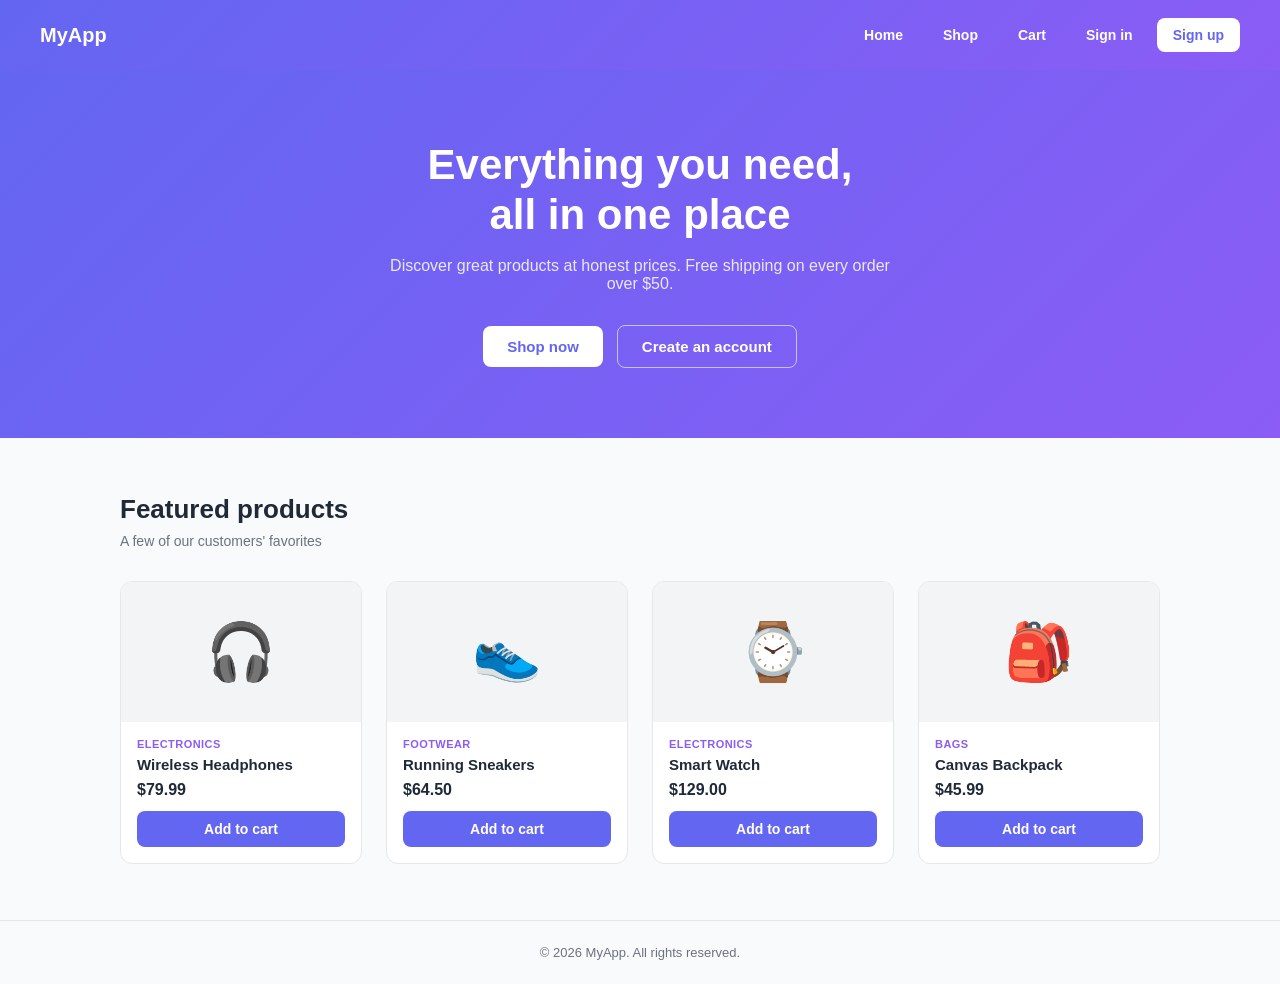
<file: index.html>
<!DOCTYPE html>
<html lang="en">
<head>
<meta charset="UTF-8">
<meta name="viewport" content="width=device-width, initial-scale=1.0">
<title>MyApp Shop &mdash; Home</title>
<link rel="stylesheet" href="css/style.css">
</head>
<body>

  <header class="site-header">
    <a href="index.html" class="logo">MyApp</a>
    <nav>
      <a href="index.html">Home</a>
      <a href="shop.html">Shop</a>
      <a href="cart.html">Cart <span class="cart-count">0</span></a>
      <a href="signin.html">Sign in</a>
      <a href="signup.html" class="signup-link">Sign up</a>
    </nav>
  </header>

  <section class="hero">
    <h1>Everything you need,<br>all in one place</h1>
    <p>Discover great products at honest prices. Free shipping on every order over $50.</p>
    <div class="hero-actions">
      <a href="shop.html" class="btn btn-primary">Shop now</a>
      <a href="signup.html" class="btn btn-secondary">Create an account</a>
    </div>
  </section>

  <section class="section">
    <h2>Featured products</h2>
    <p class="section-subtitle">A few of our customers' favorites</p>
    <div class="product-grid" id="featured-grid"></div>
  </section>

  <footer class="site-footer">
    &copy; 2026 MyApp. All rights reserved.
  </footer>

  <script src="js/products.js"></script>
  <script src="js/cart.js"></script>
  <script>
    const grid = document.getElementById("featured-grid");
    PRODUCTS.slice(0, 4).forEach((p) => {
      const card = document.createElement("div");
      card.className = "product-card";
      card.innerHTML = `
        <div class="product-image">${p.emoji}</div>
        <div class="product-info">
          <div class="product-category">${p.category}</div>
          <div class="product-name">${p.name}</div>
          <div class="product-price">${formatPrice(p.price)}</div>
          <button class="add-to-cart-btn" data-id="${p.id}">Add to cart</button>
        </div>
      `;
      grid.appendChild(card);
    });

    grid.addEventListener("click", (e) => {
      if (!e.target.classList.contains("add-to-cart-btn")) return;
      const id = Number(e.target.dataset.id);
      addToCart(id);
      e.target.textContent = "Added ✓";
      e.target.classList.add("added");
      setTimeout(() => {
        e.target.textContent = "Add to cart";
        e.target.classList.remove("added");
      }, 1200);
    });
  </script>

</body>
</html>
</file>
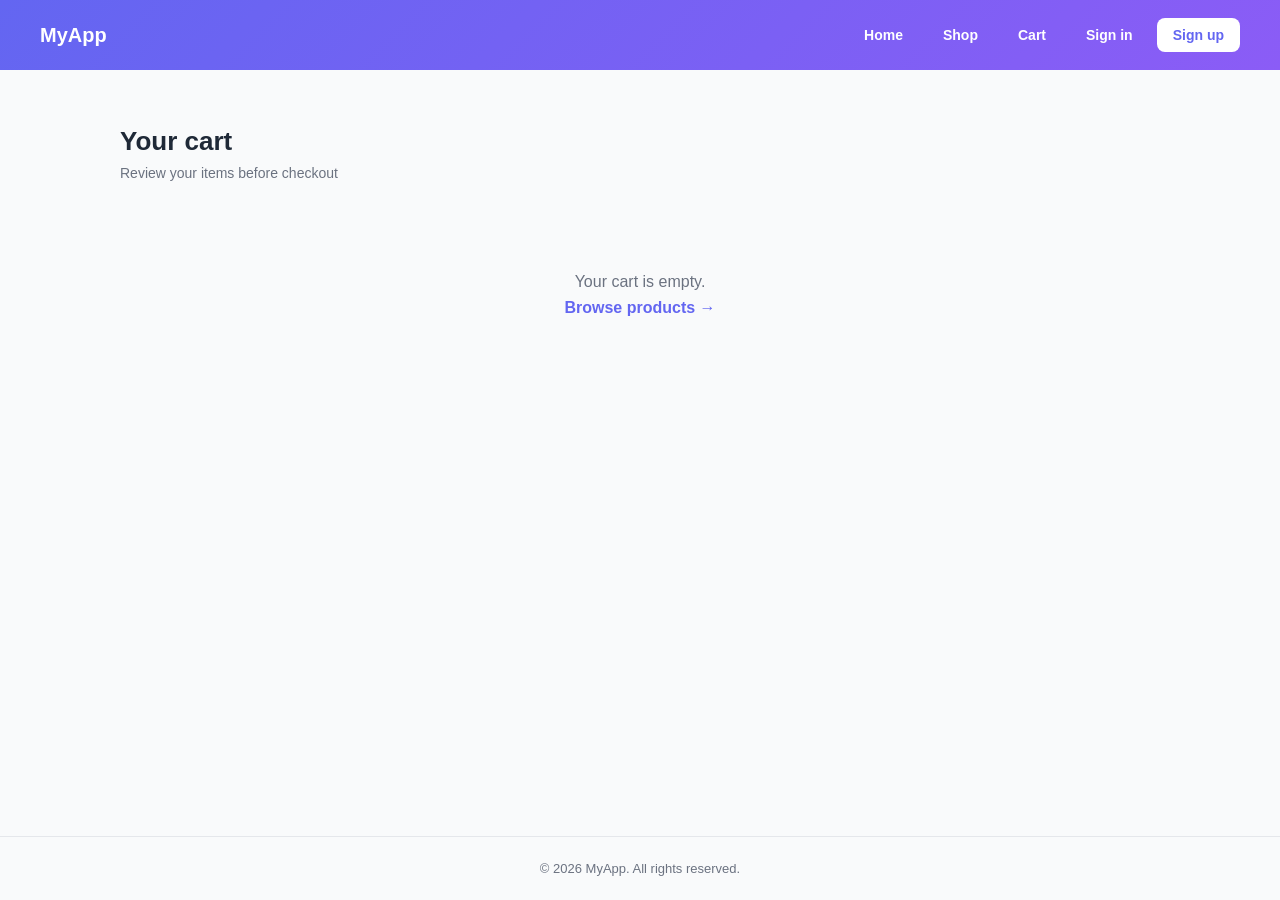
<file: cart.html>
<!DOCTYPE html>
<html lang="en">
<head>
<meta charset="UTF-8">
<meta name="viewport" content="width=device-width, initial-scale=1.0">
<title>Cart &mdash; MyApp</title>
<link rel="stylesheet" href="css/style.css">
</head>
<body>

  <header class="site-header">
    <a href="index.html" class="logo">MyApp</a>
    <nav>
      <a href="index.html">Home</a>
      <a href="shop.html">Shop</a>
      <a href="cart.html">Cart <span class="cart-count">0</span></a>
      <a href="signin.html">Sign in</a>
      <a href="signup.html" class="signup-link">Sign up</a>
    </nav>
  </header>

  <section class="section">
    <h2>Your cart</h2>
    <p class="section-subtitle">Review your items before checkout</p>
    <div id="cart-content"></div>
  </section>

  <footer class="site-footer">
    &copy; 2026 MyApp. All rights reserved.
  </footer>

  <script src="js/products.js"></script>
  <script src="js/cart.js"></script>
  <script>
    const content = document.getElementById("cart-content");
    const SHIPPING = 5.99;

    function render() {
      const cart = getCart();

      if (cart.length === 0) {
        content.innerHTML = `
          <div class="empty-cart">
            <p>Your cart is empty.</p>
            <p style="margin-top:8px;"><a href="shop.html">Browse products &rarr;</a></p>
          </div>
        `;
        return;
      }

      const rows = cart.map((item) => {
        const product = PRODUCTS.find((p) => p.id === item.id);
        if (!product) return "";
        const lineTotal = product.price * item.qty;
        return `
          <div class="cart-item" data-id="${product.id}">
            <div class="product-image">${product.emoji}</div>
            <div class="cart-item-info">
              <div class="product-name">${product.name}</div>
              <div class="cart-item-price">${formatPrice(product.price)} each</div>
            </div>
            <div class="qty-control">
              <button class="qty-decrease" aria-label="Decrease quantity">&minus;</button>
              <span>${item.qty}</span>
              <button class="qty-increase" aria-label="Increase quantity">+</button>
            </div>
            <div class="line-total">${formatPrice(lineTotal)}</div>
            <button class="remove-item">Remove</button>
          </div>
        `;
      }).join("");

      const subtotal = cart.reduce((sum, item) => {
        const product = PRODUCTS.find((p) => p.id === item.id);
        return product ? sum + product.price * item.qty : sum;
      }, 0);
      const total = subtotal + SHIPPING;

      content.innerHTML = `
        <div class="cart-layout">
          <div class="cart-items">${rows}</div>
          <div class="cart-summary">
            <h2>Order summary</h2>
            <div class="summary-row"><span>Subtotal</span><span>${formatPrice(subtotal)}</span></div>
            <div class="summary-row"><span>Shipping</span><span>${formatPrice(SHIPPING)}</span></div>
            <div class="summary-row total"><span>Total</span><span>${formatPrice(total)}</span></div>
            <button class="btn btn-primary" style="width:100%;margin-top:18px;" id="checkout-btn">Checkout</button>
          </div>
        </div>
      `;
    }

    content.addEventListener("click", (e) => {
      const itemEl = e.target.closest(".cart-item");
      if (!itemEl) {
        if (e.target.id === "checkout-btn") {
          alert("This is a demo store — checkout isn't wired up yet.");
        }
        return;
      }
      const id = Number(itemEl.dataset.id);
      const cart = getCart();
      const item = cart.find((i) => i.id === id);
      if (!item) return;

      if (e.target.classList.contains("qty-increase")) {
        setQty(id, item.qty + 1);
        render();
      } else if (e.target.classList.contains("qty-decrease")) {
        setQty(id, item.qty - 1);
        render();
      } else if (e.target.classList.contains("remove-item")) {
        removeFromCart(id);
        render();
      }
    });

    render();
  </script>

</body>
</html>
</file>
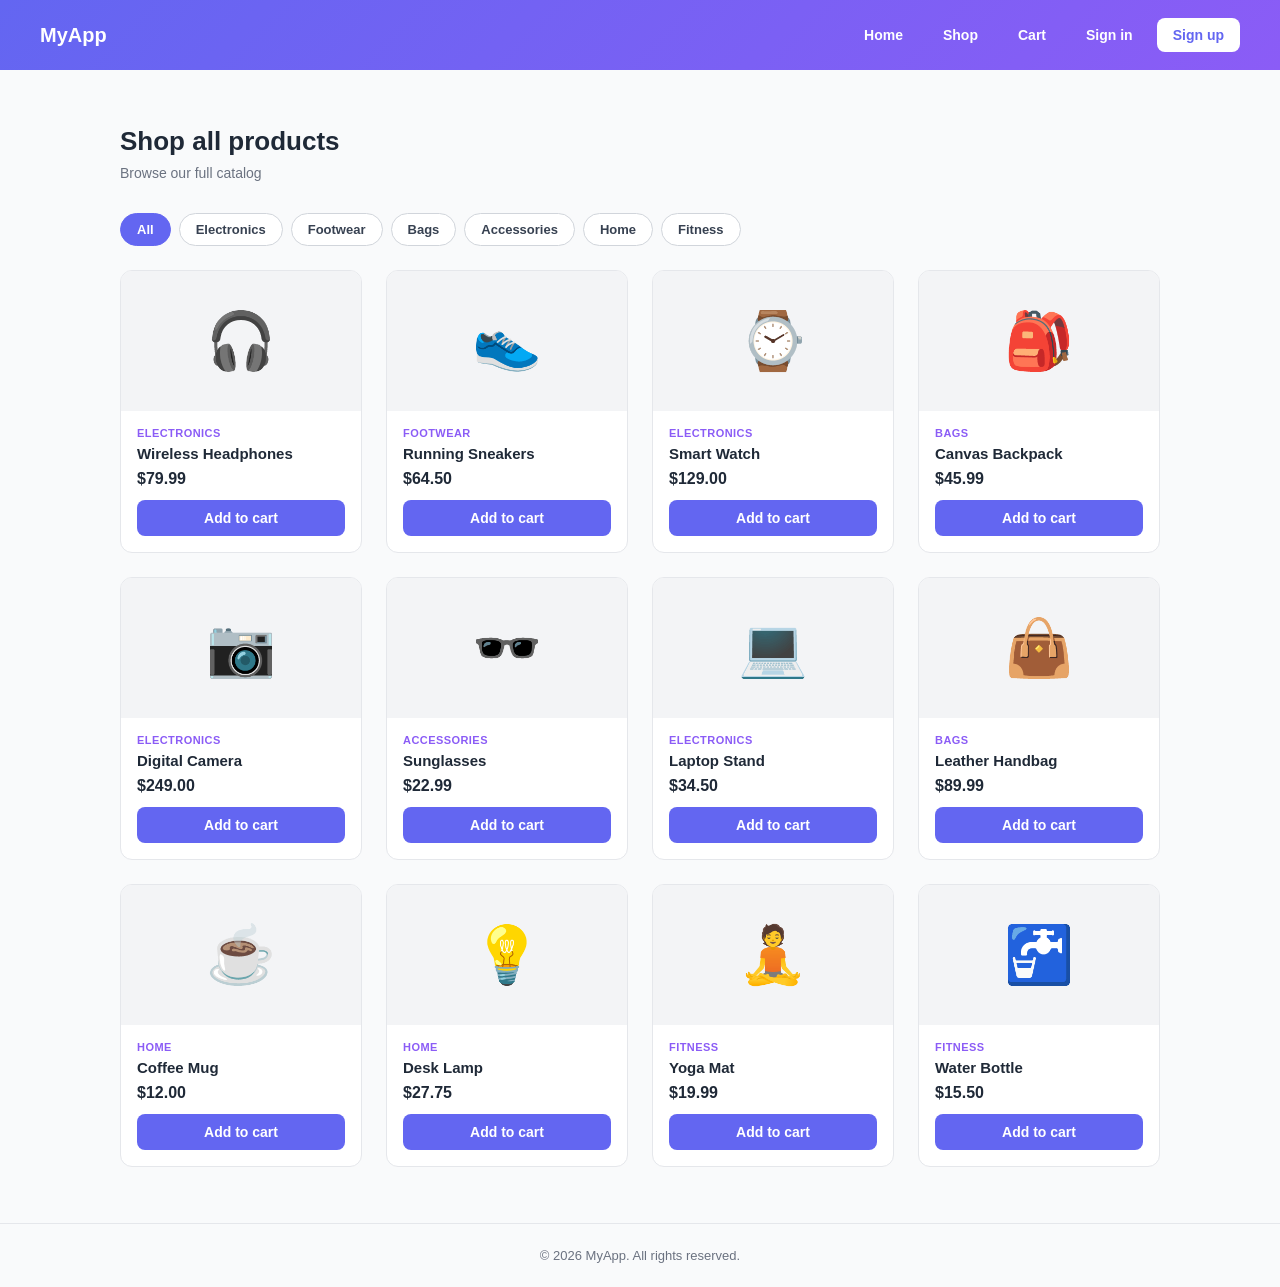
<file: shop.html>
<!DOCTYPE html>
<html lang="en">
<head>
<meta charset="UTF-8">
<meta name="viewport" content="width=device-width, initial-scale=1.0">
<title>Shop &mdash; MyApp</title>
<link rel="stylesheet" href="css/style.css">
</head>
<body>

  <header class="site-header">
    <a href="index.html" class="logo">MyApp</a>
    <nav>
      <a href="index.html">Home</a>
      <a href="shop.html">Shop</a>
      <a href="cart.html">Cart <span class="cart-count">0</span></a>
      <a href="signin.html">Sign in</a>
      <a href="signup.html" class="signup-link">Sign up</a>
    </nav>
  </header>

  <section class="section">
    <h2>Shop all products</h2>
    <p class="section-subtitle">Browse our full catalog</p>

    <div class="shop-toolbar">
      <div class="category-filters" id="category-filters"></div>
    </div>

    <div class="product-grid" id="product-grid"></div>
  </section>

  <footer class="site-footer">
    &copy; 2026 MyApp. All rights reserved.
  </footer>

  <script src="js/products.js"></script>
  <script src="js/cart.js"></script>
  <script>
    const grid = document.getElementById("product-grid");
    const filterBar = document.getElementById("category-filters");
    const categories = ["All", ...new Set(PRODUCTS.map((p) => p.category))];
    let activeCategory = "All";

    function renderFilters() {
      filterBar.innerHTML = "";
      categories.forEach((cat) => {
        const btn = document.createElement("button");
        btn.textContent = cat;
        btn.className = cat === activeCategory ? "active" : "";
        btn.addEventListener("click", () => {
          activeCategory = cat;
          renderFilters();
          renderGrid();
        });
        filterBar.appendChild(btn);
      });
    }

    function renderGrid() {
      grid.innerHTML = "";
      const items = activeCategory === "All"
        ? PRODUCTS
        : PRODUCTS.filter((p) => p.category === activeCategory);

      items.forEach((p) => {
        const card = document.createElement("div");
        card.className = "product-card";
        card.innerHTML = `
          <div class="product-image">${p.emoji}</div>
          <div class="product-info">
            <div class="product-category">${p.category}</div>
            <div class="product-name">${p.name}</div>
            <div class="product-price">${formatPrice(p.price)}</div>
            <button class="add-to-cart-btn" data-id="${p.id}">Add to cart</button>
          </div>
        `;
        grid.appendChild(card);
      });
    }

    grid.addEventListener("click", (e) => {
      if (!e.target.classList.contains("add-to-cart-btn")) return;
      const id = Number(e.target.dataset.id);
      addToCart(id);
      e.target.textContent = "Added ✓";
      e.target.classList.add("added");
      setTimeout(() => {
        e.target.textContent = "Add to cart";
        e.target.classList.remove("added");
      }, 1200);
    });

    renderFilters();
    renderGrid();
  </script>

</body>
</html>
</file>
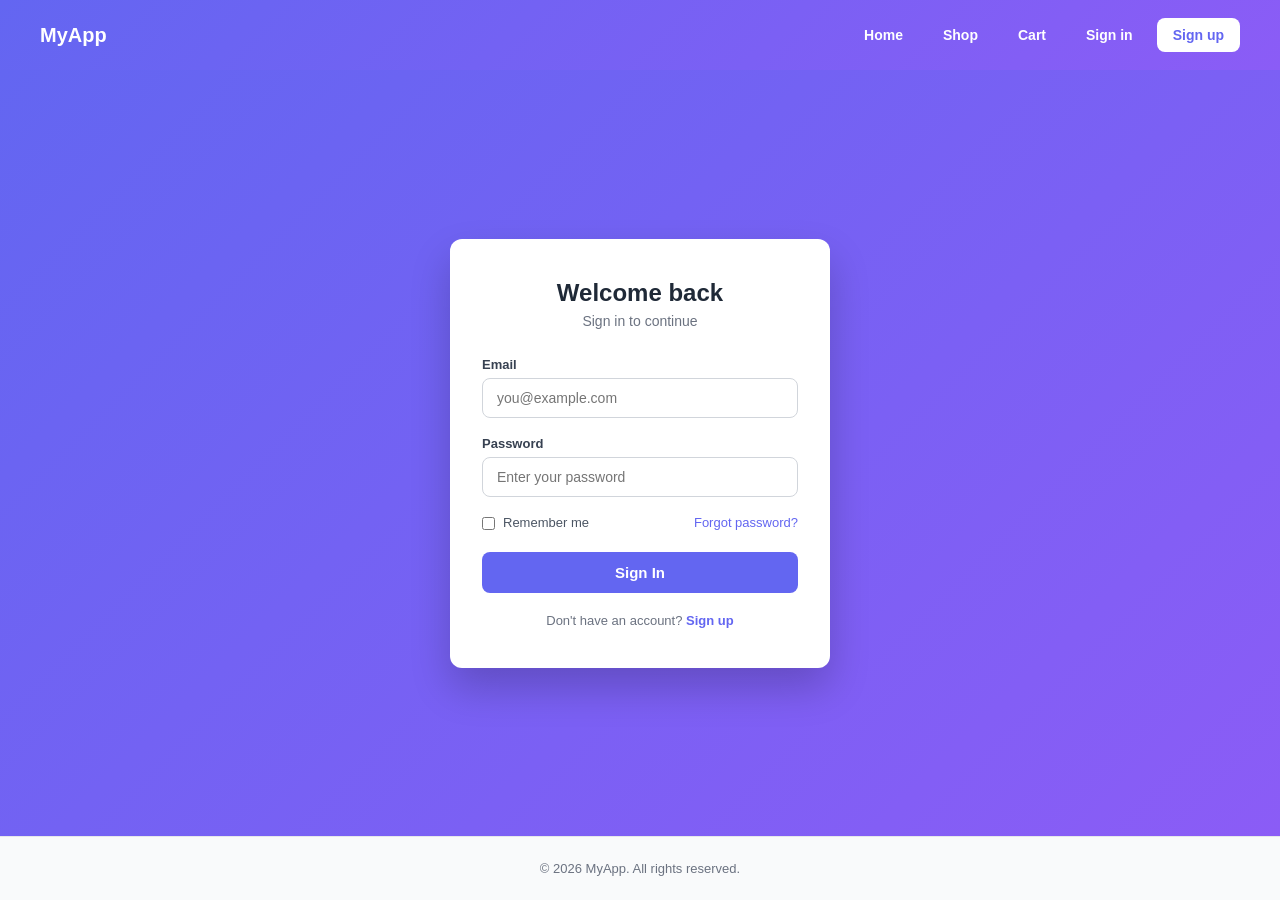
<file: signin.html>
<!DOCTYPE html>
<html lang="en">
<head>
<meta charset="UTF-8">
<meta name="viewport" content="width=device-width, initial-scale=1.0">
<title>Sign In &mdash; MyApp</title>
<link rel="stylesheet" href="css/style.css">
</head>
<body>

  <header class="site-header">
    <a href="index.html" class="logo">MyApp</a>
    <nav>
      <a href="index.html">Home</a>
      <a href="shop.html">Shop</a>
      <a href="cart.html">Cart <span class="cart-count">0</span></a>
      <a href="signin.html">Sign in</a>
      <a href="signup.html" class="signup-link">Sign up</a>
    </nav>
  </header>

  <div class="auth-wrap">
    <div class="card">
      <h1>Welcome back</h1>
      <p class="subtitle">Sign in to continue</p>

      <form action="#" method="post">
        <div class="field">
          <label for="email">Email</label>
          <input type="email" id="email" name="email" placeholder="you@example.com" required>
        </div>

        <div class="field">
          <label for="password">Password</label>
          <input type="password" id="password" name="password" placeholder="Enter your password" required>
        </div>

        <div class="options">
          <label>
            <input type="checkbox" name="remember">
            Remember me
          </label>
          <a href="#">Forgot password?</a>
        </div>

        <button type="submit" class="submit">Sign In</button>
      </form>

      <p class="footer-text">Don't have an account? <a href="signup.html">Sign up</a></p>
    </div>
  </div>

  <footer class="site-footer">
    &copy; 2026 MyApp. All rights reserved.
  </footer>

  <script src="js/products.js"></script>
  <script src="js/cart.js"></script>

</body>
</html>
</file>
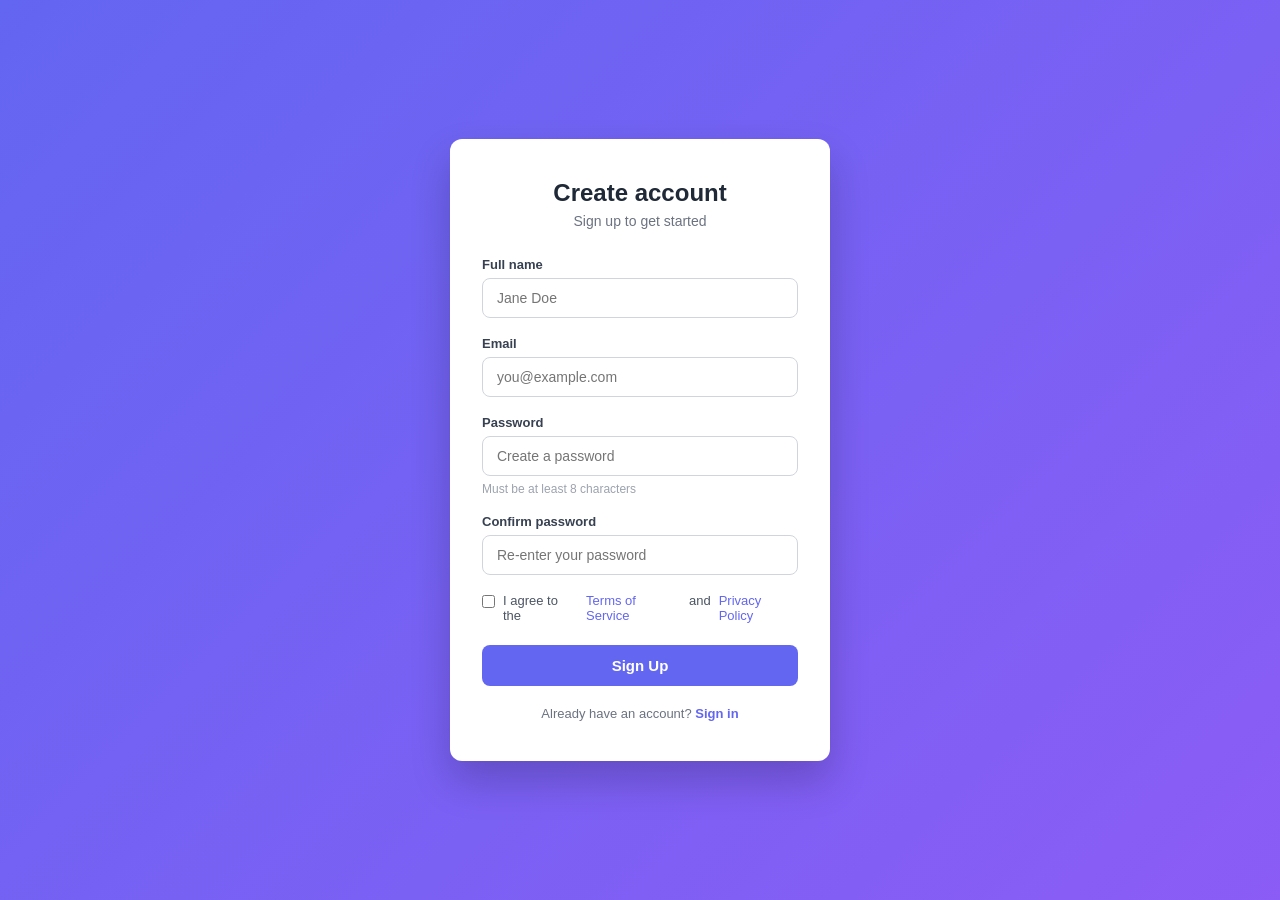
<file: signup.html>
<!DOCTYPE html>
<html lang="en">
<head>
<meta charset="UTF-8">
<meta name="viewport" content="width=device-width, initial-scale=1.0">
<title>Sign Up</title>
<style>
  * {
    box-sizing: border-box;
    margin: 0;
    padding: 0;
  }

  body {
    min-height: 100vh;
    display: flex;
    align-items: center;
    justify-content: center;
    font-family: -apple-system, BlinkMacSystemFont, "Segoe UI", Roboto, Arial, sans-serif;
    background: linear-gradient(135deg, #6366f1, #8b5cf6);
    padding: 20px;
  }

  .card {
    width: 100%;
    max-width: 380px;
    background: #ffffff;
    border-radius: 12px;
    padding: 40px 32px;
    box-shadow: 0 20px 40px rgba(0, 0, 0, 0.2);
  }

  .card h1 {
    font-size: 24px;
    color: #1f2937;
    margin-bottom: 6px;
    text-align: center;
  }

  .card p.subtitle {
    font-size: 14px;
    color: #6b7280;
    text-align: center;
    margin-bottom: 28px;
  }

  .field {
    margin-bottom: 18px;
  }

  .field label {
    display: block;
    font-size: 13px;
    font-weight: 600;
    color: #374151;
    margin-bottom: 6px;
  }

  .field input {
    width: 100%;
    padding: 11px 14px;
    font-size: 14px;
    border: 1px solid #d1d5db;
    border-radius: 8px;
    outline: none;
    transition: border-color 0.15s ease, box-shadow 0.15s ease;
  }

  .field input:focus {
    border-color: #6366f1;
    box-shadow: 0 0 0 3px rgba(99, 102, 241, 0.15);
  }

  .field small {
    display: block;
    margin-top: 6px;
    font-size: 12px;
    color: #9ca3af;
  }

  .options {
    display: flex;
    align-items: flex-start;
    margin-bottom: 22px;
    font-size: 13px;
  }

  .options label {
    display: flex;
    align-items: flex-start;
    gap: 8px;
    color: #4b5563;
    cursor: pointer;
  }

  .options input[type="checkbox"] {
    margin-top: 2px;
  }

  .options a {
    color: #6366f1;
    text-decoration: none;
  }

  .options a:hover {
    text-decoration: underline;
  }

  button.submit {
    width: 100%;
    padding: 12px;
    background: #6366f1;
    color: #fff;
    font-size: 15px;
    font-weight: 600;
    border: none;
    border-radius: 8px;
    cursor: pointer;
    transition: background 0.15s ease;
  }

  button.submit:hover {
    background: #4f46e5;
  }

  .footer-text {
    text-align: center;
    font-size: 13px;
    color: #6b7280;
    margin-top: 20px;
  }

  .footer-text a {
    color: #6366f1;
    text-decoration: none;
    font-weight: 600;
  }

  .footer-text a:hover {
    text-decoration: underline;
  }
</style>
</head>
<body>

  <div class="card">
    <h1>Create account</h1>
    <p class="subtitle">Sign up to get started</p>

    <form action="#" method="post">
      <div class="field">
        <label for="name">Full name</label>
        <input type="text" id="name" name="name" placeholder="Jane Doe" required>
      </div>

      <div class="field">
        <label for="email">Email</label>
        <input type="email" id="email" name="email" placeholder="you@example.com" required>
      </div>

      <div class="field">
        <label for="password">Password</label>
        <input type="password" id="password" name="password" placeholder="Create a password" minlength="8" required>
        <small>Must be at least 8 characters</small>
      </div>

      <div class="field">
        <label for="confirm-password">Confirm password</label>
        <input type="password" id="confirm-password" name="confirm-password" placeholder="Re-enter your password" minlength="8" required>
      </div>

      <div class="options">
        <label>
          <input type="checkbox" name="terms" required>
          I agree to the <a href="#">Terms of Service</a> and <a href="#">Privacy Policy</a>
        </label>
      </div>

      <button type="submit" class="submit">Sign Up</button>
    </form>

    <p class="footer-text">Already have an account? <a href="index.html">Sign in</a></p>
  </div>

</body>
</html>
</file>
<file: css/style.css>
* {
  box-sizing: border-box;
  margin: 0;
  padding: 0;
}

body {
  min-height: 100vh;
  display: flex;
  flex-direction: column;
  font-family: -apple-system, BlinkMacSystemFont, "Segoe UI", Roboto, Arial, sans-serif;
  background: #f9fafb;
  color: #1f2937;
}

a {
  color: inherit;
}

/* ---------- Site header ---------- */

.site-header {
  display: flex;
  align-items: center;
  justify-content: space-between;
  padding: 18px 40px;
  background: linear-gradient(135deg, #6366f1, #8b5cf6);
  color: #fff;
}

.site-header .logo {
  font-size: 20px;
  font-weight: 700;
  text-decoration: none;
  color: #fff;
}

.site-header nav {
  display: flex;
  align-items: center;
  gap: 8px;
}

.site-header nav a {
  text-decoration: none;
  font-size: 14px;
  font-weight: 600;
  padding: 9px 16px;
  border-radius: 8px;
  color: #fff;
  transition: background 0.15s ease, color 0.15s ease;
  position: relative;
}

.site-header nav a:hover {
  background: rgba(255, 255, 255, 0.15);
}

.site-header nav a.signup-link {
  background: #fff;
  color: #6366f1;
}

.site-header nav a.signup-link:hover {
  background: #f3f4f6;
}

.cart-count {
  display: inline-flex;
  align-items: center;
  justify-content: center;
  min-width: 18px;
  height: 18px;
  padding: 0 4px;
  margin-left: 4px;
  border-radius: 999px;
  background: #fff;
  color: #6366f1;
  font-size: 11px;
  font-weight: 700;
  vertical-align: middle;
}

/* ---------- Buttons ---------- */

.btn {
  display: inline-block;
  text-decoration: none;
  font-size: 15px;
  font-weight: 600;
  padding: 12px 24px;
  border-radius: 8px;
  border: none;
  cursor: pointer;
  transition: background 0.15s ease, color 0.15s ease, transform 0.1s ease;
}

.btn-primary {
  background: #6366f1;
  color: #fff;
}

.btn-primary:hover {
  background: #4f46e5;
}

.btn-secondary {
  background: #fff;
  color: #6366f1;
  border: 1px solid #d1d5db;
}

.btn-secondary:hover {
  background: #f3f4f6;
}

/* ---------- Auth pages (sign in / sign up) ---------- */

.auth-wrap {
  flex: 1;
  display: flex;
  align-items: center;
  justify-content: center;
  background: linear-gradient(135deg, #6366f1, #8b5cf6);
  padding: 40px 20px;
}

.card {
  width: 100%;
  max-width: 380px;
  background: #ffffff;
  border-radius: 12px;
  padding: 40px 32px;
  box-shadow: 0 20px 40px rgba(0, 0, 0, 0.2);
}

.card h1 {
  font-size: 24px;
  color: #1f2937;
  margin-bottom: 6px;
  text-align: center;
}

.card p.subtitle {
  font-size: 14px;
  color: #6b7280;
  text-align: center;
  margin-bottom: 28px;
}

.field {
  margin-bottom: 18px;
}

.field label {
  display: block;
  font-size: 13px;
  font-weight: 600;
  color: #374151;
  margin-bottom: 6px;
}

.field input {
  width: 100%;
  padding: 11px 14px;
  font-size: 14px;
  border: 1px solid #d1d5db;
  border-radius: 8px;
  outline: none;
  transition: border-color 0.15s ease, box-shadow 0.15s ease;
}

.field input:focus {
  border-color: #6366f1;
  box-shadow: 0 0 0 3px rgba(99, 102, 241, 0.15);
}

.field small {
  display: block;
  margin-top: 6px;
  font-size: 12px;
  color: #9ca3af;
}

.options {
  display: flex;
  align-items: flex-start;
  justify-content: space-between;
  margin-bottom: 22px;
  font-size: 13px;
}

.options label {
  display: flex;
  align-items: flex-start;
  gap: 8px;
  color: #4b5563;
  cursor: pointer;
}

.options input[type="checkbox"] {
  margin-top: 2px;
}

.options a {
  color: #6366f1;
  text-decoration: none;
}

.options a:hover {
  text-decoration: underline;
}

button.submit {
  width: 100%;
  padding: 12px;
  background: #6366f1;
  color: #fff;
  font-size: 15px;
  font-weight: 600;
  border: none;
  border-radius: 8px;
  cursor: pointer;
  transition: background 0.15s ease;
}

button.submit:hover {
  background: #4f46e5;
}

.footer-text {
  text-align: center;
  font-size: 13px;
  color: #6b7280;
  margin-top: 20px;
}

.footer-text a {
  color: #6366f1;
  text-decoration: none;
  font-weight: 600;
}

.footer-text a:hover {
  text-decoration: underline;
}

/* ---------- Hero (homepage) ---------- */

.hero {
  background: linear-gradient(135deg, #6366f1, #8b5cf6);
  color: #fff;
  text-align: center;
  padding: 70px 20px;
}

.hero h1 {
  font-size: 42px;
  line-height: 1.2;
  margin-bottom: 16px;
}

.hero p {
  font-size: 16px;
  color: rgba(255, 255, 255, 0.85);
  max-width: 520px;
  margin: 0 auto 32px;
}

.hero-actions {
  display: flex;
  align-items: center;
  justify-content: center;
  gap: 14px;
}

.hero-actions .btn-primary {
  background: #fff;
  color: #6366f1;
}

.hero-actions .btn-primary:hover {
  background: #f3f4f6;
}

.hero-actions .btn-secondary {
  background: transparent;
  color: #fff;
  border: 1px solid rgba(255, 255, 255, 0.6);
}

.hero-actions .btn-secondary:hover {
  background: rgba(255, 255, 255, 0.1);
}

/* ---------- Sections ---------- */

.section {
  padding: 56px 40px;
  max-width: 1120px;
  margin: 0 auto;
  width: 100%;
}

.section h2 {
  font-size: 26px;
  margin-bottom: 8px;
}

.section .section-subtitle {
  font-size: 14px;
  color: #6b7280;
  margin-bottom: 32px;
}

/* ---------- Product grid ---------- */

.product-grid {
  display: grid;
  grid-template-columns: repeat(auto-fill, minmax(220px, 1fr));
  gap: 24px;
}

.product-card {
  background: #fff;
  border: 1px solid #e5e7eb;
  border-radius: 12px;
  overflow: hidden;
  display: flex;
  flex-direction: column;
  transition: box-shadow 0.15s ease, transform 0.1s ease;
}

.product-card:hover {
  box-shadow: 0 10px 25px rgba(0, 0, 0, 0.08);
  transform: translateY(-2px);
}

.product-image {
  height: 140px;
  display: flex;
  align-items: center;
  justify-content: center;
  font-size: 56px;
  background: #f3f4f6;
}

.product-info {
  padding: 16px;
  display: flex;
  flex-direction: column;
  flex: 1;
}

.product-category {
  font-size: 11px;
  font-weight: 700;
  letter-spacing: 0.04em;
  text-transform: uppercase;
  color: #8b5cf6;
  margin-bottom: 6px;
}

.product-name {
  font-size: 15px;
  font-weight: 600;
  margin-bottom: 8px;
  color: #1f2937;
}

.product-price {
  font-size: 16px;
  font-weight: 700;
  color: #1f2937;
  margin-top: auto;
  margin-bottom: 12px;
}

.add-to-cart-btn {
  width: 100%;
  padding: 10px;
  background: #6366f1;
  color: #fff;
  font-size: 14px;
  font-weight: 600;
  border: none;
  border-radius: 8px;
  cursor: pointer;
  transition: background 0.15s ease;
}

.add-to-cart-btn:hover {
  background: #4f46e5;
}

.add-to-cart-btn.added {
  background: #16a34a;
}

/* ---------- Shop toolbar ---------- */

.shop-toolbar {
  display: flex;
  align-items: center;
  justify-content: space-between;
  flex-wrap: wrap;
  gap: 12px;
  margin-bottom: 24px;
}

.category-filters {
  display: flex;
  gap: 8px;
  flex-wrap: wrap;
}

.category-filters button {
  padding: 8px 16px;
  border-radius: 999px;
  border: 1px solid #d1d5db;
  background: #fff;
  font-size: 13px;
  font-weight: 600;
  color: #374151;
  cursor: pointer;
  transition: background 0.15s ease, color 0.15s ease, border-color 0.15s ease;
}

.category-filters button:hover {
  border-color: #6366f1;
}

.category-filters button.active {
  background: #6366f1;
  border-color: #6366f1;
  color: #fff;
}

/* ---------- Cart page ---------- */

.cart-layout {
  display: grid;
  grid-template-columns: 1fr 320px;
  gap: 32px;
  align-items: start;
}

.cart-items {
  display: flex;
  flex-direction: column;
  gap: 16px;
}

.cart-item {
  display: flex;
  align-items: center;
  gap: 16px;
  background: #fff;
  border: 1px solid #e5e7eb;
  border-radius: 12px;
  padding: 16px;
}

.cart-item .product-image {
  width: 72px;
  height: 72px;
  flex-shrink: 0;
  border-radius: 8px;
  font-size: 32px;
}

.cart-item-info {
  flex: 1;
}

.cart-item-info .product-name {
  margin-bottom: 4px;
}

.cart-item-price {
  font-size: 13px;
  color: #6b7280;
}

.qty-control {
  display: flex;
  align-items: center;
  gap: 8px;
}

.qty-control button {
  width: 28px;
  height: 28px;
  border-radius: 6px;
  border: 1px solid #d1d5db;
  background: #fff;
  font-size: 15px;
  font-weight: 700;
  cursor: pointer;
  color: #374151;
}

.qty-control button:hover {
  border-color: #6366f1;
  color: #6366f1;
}

.qty-control span {
  min-width: 20px;
  text-align: center;
  font-weight: 600;
}

.remove-item {
  background: none;
  border: none;
  color: #ef4444;
  font-size: 13px;
  font-weight: 600;
  cursor: pointer;
}

.remove-item:hover {
  text-decoration: underline;
}

.line-total {
  font-weight: 700;
  min-width: 70px;
  text-align: right;
}

.cart-summary {
  background: #fff;
  border: 1px solid #e5e7eb;
  border-radius: 12px;
  padding: 24px;
}

.cart-summary h2 {
  font-size: 18px;
  margin-bottom: 16px;
}

.summary-row {
  display: flex;
  justify-content: space-between;
  font-size: 14px;
  color: #4b5563;
  margin-bottom: 10px;
}

.summary-row.total {
  font-size: 16px;
  font-weight: 700;
  color: #1f2937;
  border-top: 1px solid #e5e7eb;
  padding-top: 12px;
  margin-top: 12px;
}

.empty-cart {
  text-align: center;
  padding: 60px 20px;
  color: #6b7280;
}

.empty-cart a {
  color: #6366f1;
  font-weight: 600;
  text-decoration: none;
}

.empty-cart a:hover {
  text-decoration: underline;
}

/* ---------- Footer ---------- */

.site-footer {
  text-align: center;
  padding: 24px;
  font-size: 13px;
  color: #6b7280;
  border-top: 1px solid #e5e7eb;
  margin-top: auto;
}

@media (max-width: 720px) {
  .cart-layout {
    grid-template-columns: 1fr;
  }

  .site-header {
    padding: 14px 20px;
    flex-wrap: wrap;
    gap: 10px;
  }

  .section {
    padding: 40px 20px;
  }
}
</file>
